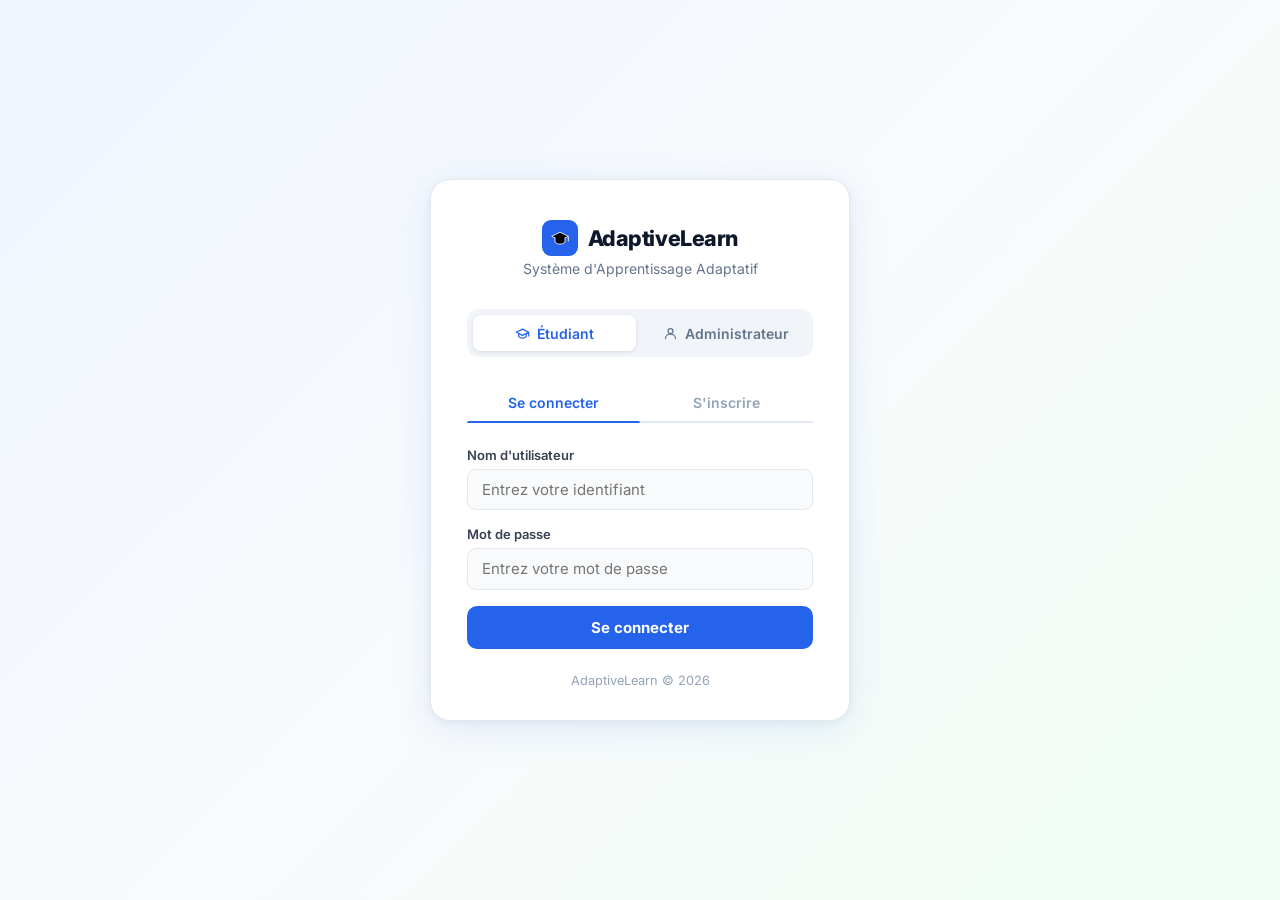
<file: frontend/login.html>
<!DOCTYPE html>
<html lang="fr">
<head>
    <meta charset="UTF-8">
    <meta name="viewport" content="width=device-width, initial-scale=1.0">
    <title>AdaptiveLearn — Connexion</title>
    <link rel="preconnect" href="https://fonts.googleapis.com">
    <link rel="preconnect" href="https://fonts.gstatic.com" crossorigin>
    <link href="https://fonts.googleapis.com/css2?family=Inter:wght@400;500;600;700;800&display=swap" rel="stylesheet">
    <style>
        *, *::before, *::after { margin: 0; padding: 0; box-sizing: border-box; }

        body {
            font-family: 'Inter', -apple-system, BlinkMacSystemFont, 'Segoe UI', sans-serif;
            background: linear-gradient(135deg, #eff6ff 0%, #f8fafc 50%, #f0fdf4 100%);
            min-height: 100vh;
            display: flex;
            align-items: center;
            justify-content: center;
            padding: 1.5rem;
            -webkit-font-smoothing: antialiased;
        }

        .login-card {
            background: #ffffff;
            border-radius: 20px;
            box-shadow: 0 8px 40px rgba(37, 99, 235, 0.10), 0 2px 8px rgba(0,0,0,0.05);
            width: 100%;
            max-width: 420px;
            padding: 2.5rem 2.25rem 2rem;
            border: 1px solid #e2e8f0;
        }

        /* ── Logo ── */
        .logo-wrap {
            display: flex;
            align-items: center;
            gap: 0.6rem;
            justify-content: center;
            margin-bottom: 0.25rem;
        }
        .logo-mark {
            width: 36px; height: 36px;
            background: #2563eb;
            border-radius: 9px;
            display: flex; align-items: center; justify-content: center;
            flex-shrink: 0;
        }
        .logo-mark svg { width: 20px; height: 20px; stroke: white; }
        .logo-name {
            font-size: 1.35rem;
            font-weight: 800;
            color: #0f172a;
            letter-spacing: -0.02em;
        }
        .tagline {
            text-align: center;
            color: #64748b;
            font-size: 0.875rem;
            margin-bottom: 2rem;
        }

        /* ── Role Selector ── */
        .role-selector {
            display: grid;
            grid-template-columns: 1fr 1fr;
            gap: 0.5rem;
            background: #f1f5f9;
            border-radius: 12px;
            padding: 0.35rem;
            margin-bottom: 1.75rem;
        }
        .role-btn {
            display: flex;
            align-items: center;
            justify-content: center;
            gap: 0.45rem;
            padding: 0.6rem 1rem;
            border-radius: 8px;
            border: none;
            background: transparent;
            color: #64748b;
            font-family: inherit;
            font-size: 0.875rem;
            font-weight: 600;
            cursor: pointer;
            transition: all 180ms ease;
        }
        .role-btn svg { width: 15px; height: 15px; stroke: currentColor; fill: none; stroke-width: 2; stroke-linecap: round; stroke-linejoin: round; flex-shrink: 0; }
        .role-btn.active {
            background: #ffffff;
            color: #2563eb;
            box-shadow: 0 1px 4px rgba(0,0,0,0.10);
        }

        /* ── Tab switcher (Connexion / Inscription) — student only ── */
        .auth-tabs {
            display: none; /* shown via JS when student role is active */
            gap: 0;
            border-bottom: 2px solid #e2e8f0;
            margin-bottom: 1.5rem;
        }
        .auth-tabs.visible { display: flex; }
        .tab-btn {
            flex: 1;
            background: none;
            border: none;
            padding: 0.6rem 0;
            font-family: inherit;
            font-size: 0.875rem;
            font-weight: 600;
            color: #94a3b8;
            cursor: pointer;
            position: relative;
            transition: color 160ms ease;
        }
        .tab-btn::after {
            content: '';
            position: absolute;
            bottom: -2px; left: 0; right: 0;
            height: 2px;
            background: #2563eb;
            border-radius: 2px 2px 0 0;
            transform: scaleX(0);
            transition: transform 200ms ease;
        }
        .tab-btn.active { color: #2563eb; }
        .tab-btn.active::after { transform: scaleX(1); }

        /* ── Form panels ── */
        .form-panel { display: none; }
        .form-panel.active { display: block; }

        /* ── Form fields ── */
        .form-group { margin-bottom: 1rem; }
        label {
            display: block;
            font-size: 0.8125rem;
            font-weight: 600;
            color: #374151;
            margin-bottom: 0.35rem;
        }
        input[type="text"],
        input[type="email"],
        input[type="password"] {
            width: 100%;
            padding: 0.65rem 0.875rem;
            border: 1.5px solid #e2e8f0;
            border-radius: 9px;
            font-family: inherit;
            font-size: 0.9375rem;
            color: #0f172a;
            background: #f8fafc;
            outline: none;
            transition: border-color 160ms ease, box-shadow 160ms ease, background 160ms ease;
        }
        input:focus {
            border-color: #2563eb;
            background: #ffffff;
            box-shadow: 0 0 0 3px rgba(37, 99, 235, 0.12);
        }

        /* ── Buttons ── */
        .btn-primary {
            width: 100%;
            padding: 0.75rem 1rem;
            background: #2563eb;
            color: #ffffff;
            border: none;
            border-radius: 10px;
            font-family: inherit;
            font-size: 0.9375rem;
            font-weight: 700;
            cursor: pointer;
            margin-top: 0.5rem;
            transition: background 160ms ease, transform 100ms ease, box-shadow 160ms ease;
            display: flex;
            align-items: center;
            justify-content: center;
            gap: 0.5rem;
        }
        .btn-primary:hover { background: #1d4ed8; box-shadow: 0 4px 14px rgba(37,99,235,0.25); }
        .btn-primary:active { transform: scale(0.98); }
        .btn-primary:disabled { background: #93c5fd; cursor: not-allowed; transform: none; box-shadow: none; }

        .spinner {
            width: 16px; height: 16px;
            border: 2px solid rgba(255,255,255,0.4);
            border-top-color: white;
            border-radius: 50%;
            animation: spin 0.7s linear infinite;
            display: none;
        }
        .btn-primary.loading .spinner { display: block; }
        .btn-primary.loading .btn-text { display: none; }

        @keyframes spin { to { transform: rotate(360deg); } }

        /* ── Success banner ── */
        .success-msg {
            display: none;
            background: #f0fdf4;
            border: 1px solid #bbf7d0;
            color: #15803d;
            border-radius: 8px;
            padding: 0.6rem 0.875rem;
            font-size: 0.8125rem;
            font-weight: 500;
            margin-top: 0.75rem;
            align-items: center;
            gap: 0.4rem;
        }
        .success-msg.visible { display: flex; }
        .success-msg svg { flex-shrink: 0; width: 14px; height: 14px; }

        /* ── Error ── */
        .error-msg {
            display: none;
            background: #fef2f2;
            border: 1px solid #fecaca;
            color: #dc2626;
            border-radius: 8px;
            padding: 0.6rem 0.875rem;
            font-size: 0.8125rem;
            font-weight: 500;
            margin-top: 0.75rem;
            align-items: center;
            gap: 0.4rem;
        }
        .error-msg.visible { display: flex; }
        .error-msg svg { flex-shrink: 0; width: 14px; height: 14px; }

        /* ── Footer ── */
        .card-footer {
            text-align: center;
            margin-top: 1.5rem;
            font-size: 0.8rem;
            color: #94a3b8;
        }
    </style>
</head>
<body>

<div class="login-card">
    <!-- Logo -->
    <div class="logo-wrap">
        <div class="logo-mark">
            <svg viewBox="0 0 24 24"><path d="M22 10v6M2 10l10-5 10 5-10 5z"/><path d="M6 12v5c3 3 9 3 12 0v-5"/></svg>
        </div>
        <span class="logo-name">AdaptiveLearn</span>
    </div>
    <p class="tagline">Système d'Apprentissage Adaptatif</p>

    <!-- Role Selector -->
    <div class="role-selector" role="group" aria-label="Sélectionner un rôle">
        <button class="role-btn active" id="roleStudent" onclick="selectRole('student')" type="button">
            <svg viewBox="0 0 24 24"><path d="M22 10v6M2 10l10-5 10 5-10 5z"/><path d="M6 12v5c3 3 9 3 12 0v-5"/></svg>
            Étudiant
        </button>
        <button class="role-btn" id="roleAdmin" onclick="selectRole('admin')" type="button">
            <svg viewBox="0 0 24 24"><circle cx="12" cy="8" r="4"/><path d="M4 20c0-4 3.6-7 8-7s8 3 8 7"/></svg>
            Administrateur
        </button>
    </div>

    <!-- Tab switcher — only for student role -->
    <div class="auth-tabs visible" id="authTabs">
        <button class="tab-btn active" id="tabLogin" onclick="switchTab('login')" type="button">Se connecter</button>
        <button class="tab-btn" id="tabRegister" onclick="switchTab('register')" type="button">S'inscrire</button>
    </div>

    <!-- ── Login Panel ── -->
    <div class="form-panel active" id="panelLogin">
        <form onsubmit="handleLogin(event)" novalidate>
            <div class="form-group">
                <label for="loginUsername">Nom d'utilisateur</label>
                <input type="text" id="loginUsername" placeholder="Entrez votre identifiant" autocomplete="username" required>
            </div>
            <div class="form-group">
                <label for="loginPassword">Mot de passe</label>
                <input type="password" id="loginPassword" placeholder="Entrez votre mot de passe" autocomplete="current-password" required>
            </div>
            <button type="submit" class="btn-primary" id="loginBtn">
                <span class="spinner"></span>
                <span class="btn-text">Se connecter</span>
            </button>
            <div class="error-msg" id="loginError" role="alert">
                <svg viewBox="0 0 24 24" fill="none" stroke="currentColor" stroke-width="2" stroke-linecap="round" stroke-linejoin="round"><circle cx="12" cy="12" r="10"/><line x1="12" y1="8" x2="12" y2="12"/><line x1="12" y1="16" x2="12.01" y2="16"/></svg>
                <span id="loginErrorText"></span>
            </div>
        </form>
    </div>

    <!-- ── Register Panel (student only) ── -->
    <div class="form-panel" id="panelRegister">
        <form onsubmit="handleRegister(event)" novalidate>
            <div class="form-group">
                <label for="regUsername">Nom d'utilisateur</label>
                <input type="text" id="regUsername" placeholder="Choisissez un identifiant" autocomplete="username" required>
            </div>
            <div class="form-group">
                <label for="regEmail">Adresse e-mail</label>
                <input type="email" id="regEmail" placeholder="votre@email.com" autocomplete="email" required>
            </div>
            <div class="form-group">
                <label for="regPassword">Mot de passe</label>
                <input type="password" id="regPassword" placeholder="Minimum 6 caractères" autocomplete="new-password" required>
            </div>
            <button type="submit" class="btn-primary" id="registerBtn">
                <span class="spinner"></span>
                <span class="btn-text">Créer mon compte</span>
            </button>
            <div class="success-msg" id="registerSuccess" role="status">
                <svg viewBox="0 0 24 24" fill="none" stroke="currentColor" stroke-width="2" stroke-linecap="round" stroke-linejoin="round"><path d="M22 11.08V12a10 10 0 1 1-5.93-9.14"/><polyline points="22 4 12 14.01 9 11.01"/></svg>
                <span id="registerSuccessText"></span>
            </div>
            <div class="error-msg" id="registerError" role="alert">
                <svg viewBox="0 0 24 24" fill="none" stroke="currentColor" stroke-width="2" stroke-linecap="round" stroke-linejoin="round"><circle cx="12" cy="12" r="10"/><line x1="12" y1="8" x2="12" y2="12"/><line x1="12" y1="16" x2="12.01" y2="16"/></svg>
                <span id="registerErrorText"></span>
            </div>
        </form>
    </div>

    <p class="card-footer">AdaptiveLearn &copy; 2026</p>
</div>

<script>
    const API_BASE = window.location.origin;
    let selectedRole = 'student';
    let activeTab = 'login';

    // If already authenticated, redirect immediately
    (function checkExistingSession() {
        const token = localStorage.getItem('token');
        const adminToken = localStorage.getItem('adminToken');
        if (adminToken) { window.location.replace('/admin.html'); return; }
        if (token)      { window.location.replace('/index.html'); }
    })();

    // ── Role switching ───────────────────────────────────────────────

    function selectRole(role) {
        selectedRole = role;
        document.getElementById('roleStudent').classList.toggle('active', role === 'student');
        document.getElementById('roleAdmin').classList.toggle('active', role === 'admin');

        const tabs = document.getElementById('authTabs');
        if (role === 'student') {
            tabs.classList.add('visible');
        } else {
            tabs.classList.remove('visible');
            // Admin always goes to login panel
            switchTab('login');
        }
        clearAll();
    }

    // ── Tab switching ────────────────────────────────────────────────

    function switchTab(tab) {
        activeTab = tab;
        document.getElementById('tabLogin').classList.toggle('active', tab === 'login');
        document.getElementById('tabRegister').classList.toggle('active', tab === 'register');
        document.getElementById('panelLogin').classList.toggle('active', tab === 'login');
        document.getElementById('panelRegister').classList.toggle('active', tab === 'register');
        clearAll();
    }

    // ── Feedback helpers ─────────────────────────────────────────────

    function clearAll() {
        ['loginError', 'registerError', 'registerSuccess'].forEach(id => {
            document.getElementById(id).classList.remove('visible');
        });
    }

    function showError(id, msg) {
        const el = document.getElementById(id);
        el.querySelector('span:last-child').textContent = msg;
        el.classList.add('visible');
    }

    function showSuccess(id, msg) {
        const el = document.getElementById(id);
        el.querySelector('span:last-child').textContent = msg;
        el.classList.add('visible');
    }

    function setLoading(btnId, on) {
        const btn = document.getElementById(btnId);
        btn.classList.toggle('loading', on);
        btn.disabled = on;
    }

    // ── Login ────────────────────────────────────────────────────────

    async function handleLogin(event) {
        event.preventDefault();
        clearAll();

        const username = document.getElementById('loginUsername').value.trim();
        const password = document.getElementById('loginPassword').value.trim();

        if (!username || !password) {
            showError('loginError', 'Veuillez remplir tous les champs.');
            return;
        }

        setLoading('loginBtn', true);

        try {
            const response = await fetch(`${API_BASE}/auth/login`, {
                method: 'POST',
                headers: { 'Content-Type': 'application/json' },
                body: JSON.stringify({ username, password })
            });

            const data = await response.json();

            if (!response.ok) {
                throw new Error(data.detail || 'Identifiants incorrects.');
            }

            const returnedRole = data.role;

            if (selectedRole === 'admin' && returnedRole !== 'admin') {
                throw new Error("Ce compte n'a pas les droits administrateur.");
            }
            if (selectedRole === 'student' && returnedRole === 'admin') {
                throw new Error("Ce compte est administrateur. Sélectionnez le rôle Administrateur.");
            }

            if (returnedRole === 'admin') {
                localStorage.setItem('adminToken', data.access_token);
                localStorage.removeItem('token');
                localStorage.removeItem('studentId');
                window.location.replace('/admin.html');
            } else {
                localStorage.setItem('token', data.access_token);
                localStorage.setItem('studentId', data.student_id);
                localStorage.removeItem('adminToken');
                window.location.replace('/index.html');
            }

        } catch (err) {
            showError('loginError', err.message || 'Une erreur est survenue.');
        } finally {
            setLoading('loginBtn', false);
        }
    }

    // ── Register ─────────────────────────────────────────────────────

    async function handleRegister(event) {
        event.preventDefault();
        clearAll();

        const username = document.getElementById('regUsername').value.trim();
        const email    = document.getElementById('regEmail').value.trim();
        const password = document.getElementById('regPassword').value.trim();

        if (!username || !email || !password) {
            showError('registerError', 'Veuillez remplir tous les champs.');
            return;
        }
        if (password.length < 6) {
            showError('registerError', 'Le mot de passe doit contenir au moins 6 caractères.');
            return;
        }

        setLoading('registerBtn', true);

        try {
            const response = await fetch(`${API_BASE}/auth/register`, {
                method: 'POST',
                headers: { 'Content-Type': 'application/json' },
                body: JSON.stringify({ username, email, password })
            });

            const data = await response.json();

            if (!response.ok) {
                throw new Error(data.detail || "L'inscription a échoué.");
            }

            // Clear fields and switch to login with success notice
            document.getElementById('regUsername').value = '';
            document.getElementById('regEmail').value = '';
            document.getElementById('regPassword').value = '';

            showSuccess('registerSuccess', 'Compte créé ! Vous pouvez maintenant vous connecter.');

            setTimeout(() => {
                switchTab('login');
                document.getElementById('loginUsername').value = username;
                document.getElementById('loginUsername').focus();
            }, 1800);

        } catch (err) {
            showError('registerError', err.message || 'Une erreur est survenue.');
        } finally {
            setLoading('registerBtn', false);
        }
    }
</script>
</body>
</html>
</file>
